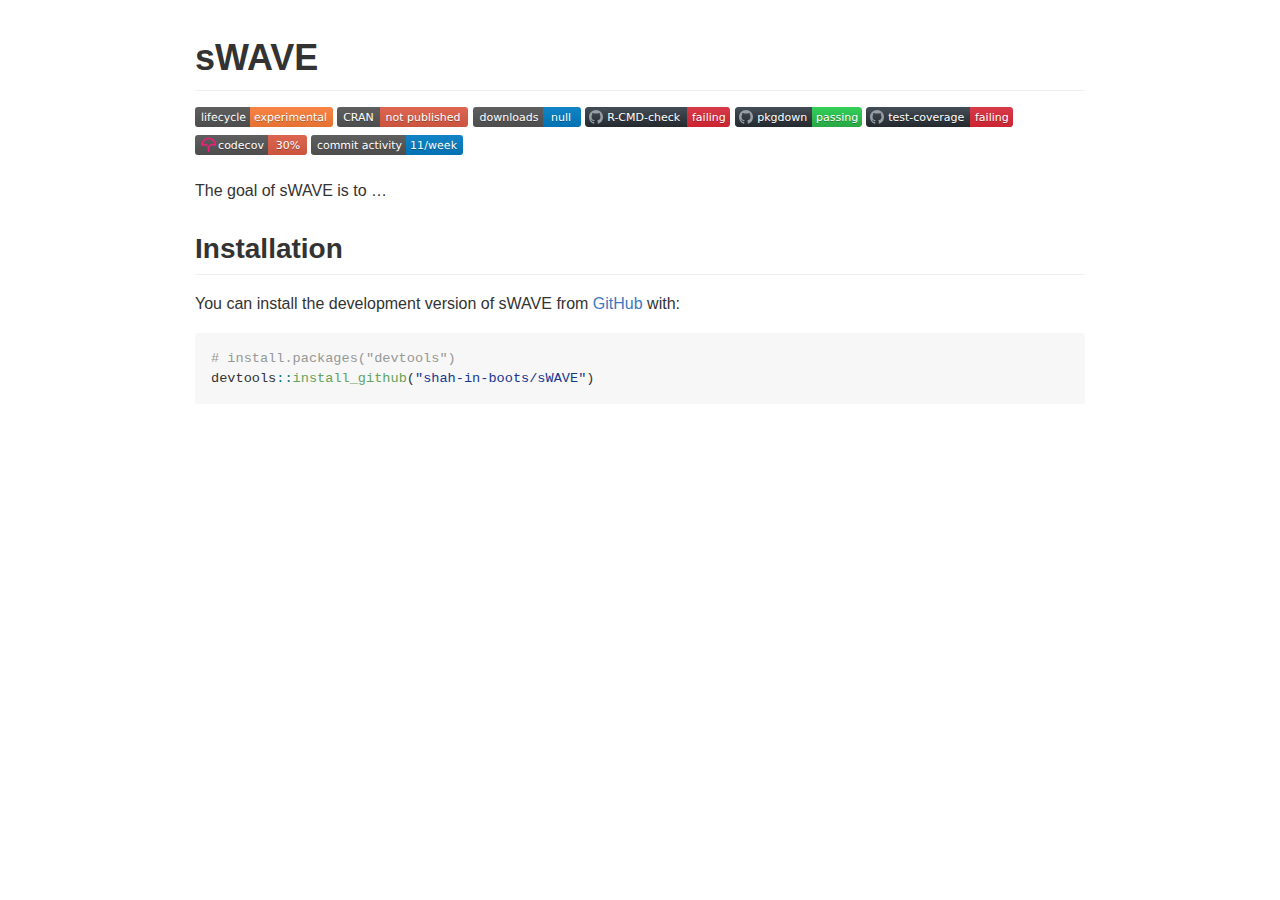
<file: README.html>
<!DOCTYPE html>

<html xmlns="http://www.w3.org/1999/xhtml">

<head>

<meta charset="utf-8">
<meta http-equiv="Content-Type" content="text/html; charset=utf-8" />
<meta name="generator" content="pandoc" />
<meta name="viewport" content="width=device-width, initial-scale=1">

<style type="text/css">
@font-face {
font-family: octicons-link;
src: url([data-uri]) format('woff');
}
body {
-webkit-text-size-adjust: 100%;
text-size-adjust: 100%;
color: #333;
font-family: "Helvetica Neue", Helvetica, "Segoe UI", Arial, freesans, sans-serif, "Apple Color Emoji", "Segoe UI Emoji", "Segoe UI Symbol";
font-size: 16px;
line-height: 1.6;
word-wrap: break-word;
}
a {
background-color: transparent;
}
a:active,
a:hover {
outline: 0;
}
strong {
font-weight: bold;
}
h1 {
font-size: 2em;
margin: 0.67em 0;
}
img {
border: 0;
}
hr {
box-sizing: content-box;
height: 0;
}
pre {
overflow: auto;
}
code,
kbd,
pre {
font-family: monospace, monospace;
font-size: 1em;
}
input {
color: inherit;
font: inherit;
margin: 0;
}
html input[disabled] {
cursor: default;
}
input {
line-height: normal;
}
input[type="checkbox"] {
box-sizing: border-box;
padding: 0;
}
table {
border-collapse: collapse;
border-spacing: 0;
}
td,
th {
padding: 0;
}
* {
box-sizing: border-box;
}
input {
font: 13px / 1.4 Helvetica, arial, nimbussansl, liberationsans, freesans, clean, sans-serif, "Apple Color Emoji", "Segoe UI Emoji", "Segoe UI Symbol";
}
a {
color: #4078c0;
text-decoration: none;
}
a:hover,
a:active {
text-decoration: underline;
}
hr {
height: 0;
margin: 15px 0;
overflow: hidden;
background: transparent;
border: 0;
border-bottom: 1px solid #ddd;
}
hr:before {
display: table;
content: "";
}
hr:after {
display: table;
clear: both;
content: "";
}
h1,
h2,
h3,
h4,
h5,
h6 {
margin-top: 15px;
margin-bottom: 15px;
line-height: 1.1;
}
h1 {
font-size: 30px;
}
h2 {
font-size: 21px;
}
h3 {
font-size: 16px;
}
h4 {
font-size: 14px;
}
h5 {
font-size: 12px;
}
h6 {
font-size: 11px;
}
blockquote {
margin: 0;
}
ul,
ol {
padding: 0;
margin-top: 0;
margin-bottom: 0;
}
ol ol,
ul ol {
list-style-type: lower-roman;
}
ul ul ol,
ul ol ol,
ol ul ol,
ol ol ol {
list-style-type: lower-alpha;
}
dd {
margin-left: 0;
}
code {
font-family: Consolas, "Liberation Mono", Menlo, Courier, monospace;
font-size: 12px;
}
pre {
margin-top: 0;
margin-bottom: 0;
font: 12px Consolas, "Liberation Mono", Menlo, Courier, monospace;
}
.select::-ms-expand {
opacity: 0;
}
.octicon {
font: normal normal normal 16px/1 octicons-link;
display: inline-block;
text-decoration: none;
text-rendering: auto;
-webkit-font-smoothing: antialiased;
-moz-osx-font-smoothing: grayscale;
-webkit-user-select: none;
-moz-user-select: none;
-ms-user-select: none;
user-select: none;
}
.octicon-link:before {
content: '\f05c';
}
.markdown-body:before {
display: table;
content: "";
}
.markdown-body:after {
display: table;
clear: both;
content: "";
}
.markdown-body>*:first-child {
margin-top: 0 !important;
}
.markdown-body>*:last-child {
margin-bottom: 0 !important;
}
a:not([href]) {
color: inherit;
text-decoration: none;
}
.anchor {
display: inline-block;
padding-right: 2px;
margin-left: -18px;
}
.anchor:focus {
outline: none;
}
h1,
h2,
h3,
h4,
h5,
h6 {
margin-top: 1em;
margin-bottom: 16px;
font-weight: bold;
line-height: 1.4;
}
h1 .octicon-link,
h2 .octicon-link,
h3 .octicon-link,
h4 .octicon-link,
h5 .octicon-link,
h6 .octicon-link {
color: #000;
vertical-align: middle;
visibility: hidden;
}
h1:hover .anchor,
h2:hover .anchor,
h3:hover .anchor,
h4:hover .anchor,
h5:hover .anchor,
h6:hover .anchor {
text-decoration: none;
}
h1:hover .anchor .octicon-link,
h2:hover .anchor .octicon-link,
h3:hover .anchor .octicon-link,
h4:hover .anchor .octicon-link,
h5:hover .anchor .octicon-link,
h6:hover .anchor .octicon-link {
visibility: visible;
}
h1 {
padding-bottom: 0.3em;
font-size: 2.25em;
line-height: 1.2;
border-bottom: 1px solid #eee;
}
h1 .anchor {
line-height: 1;
}
h2 {
padding-bottom: 0.3em;
font-size: 1.75em;
line-height: 1.225;
border-bottom: 1px solid #eee;
}
h2 .anchor {
line-height: 1;
}
h3 {
font-size: 1.5em;
line-height: 1.43;
}
h3 .anchor {
line-height: 1.2;
}
h4 {
font-size: 1.25em;
}
h4 .anchor {
line-height: 1.2;
}
h5 {
font-size: 1em;
}
h5 .anchor {
line-height: 1.1;
}
h6 {
font-size: 1em;
color: #777;
}
h6 .anchor {
line-height: 1.1;
}
p,
blockquote,
ul,
ol,
dl,
table,
pre {
margin-top: 0;
margin-bottom: 16px;
}
hr {
height: 4px;
padding: 0;
margin: 16px 0;
background-color: #e7e7e7;
border: 0 none;
}
ul,
ol {
padding-left: 2em;
}
ul ul,
ul ol,
ol ol,
ol ul {
margin-top: 0;
margin-bottom: 0;
}
li>p {
margin-top: 16px;
}
dl {
padding: 0;
}
dl dt {
padding: 0;
margin-top: 16px;
font-size: 1em;
font-style: italic;
font-weight: bold;
}
dl dd {
padding: 0 16px;
margin-bottom: 16px;
}
blockquote {
padding: 0 15px;
color: #777;
border-left: 4px solid #ddd;
}
blockquote>:first-child {
margin-top: 0;
}
blockquote>:last-child {
margin-bottom: 0;
}
table {
display: block;
width: 100%;
overflow: auto;
word-break: normal;
word-break: keep-all;
}
table th {
font-weight: bold;
}
table th,
table td {
padding: 6px 13px;
border: 1px solid #ddd;
}
table tr {
background-color: #fff;
border-top: 1px solid #ccc;
}
table tr:nth-child(2n) {
background-color: #f8f8f8;
}
img {
max-width: 100%;
box-sizing: content-box;
background-color: #fff;
}
code {
padding: 0;
padding-top: 0.2em;
padding-bottom: 0.2em;
margin: 0;
font-size: 85%;
background-color: rgba(0,0,0,0.04);
border-radius: 3px;
}
code:before,
code:after {
letter-spacing: -0.2em;
content: "\00a0";
}
pre>code {
padding: 0;
margin: 0;
font-size: 100%;
word-break: normal;
white-space: pre;
background: transparent;
border: 0;
}
.highlight {
margin-bottom: 16px;
}
.highlight pre,
pre {
padding: 16px;
overflow: auto;
font-size: 85%;
line-height: 1.45;
background-color: #f7f7f7;
border-radius: 3px;
}
.highlight pre {
margin-bottom: 0;
word-break: normal;
}
pre {
word-wrap: normal;
}
pre code {
display: inline;
max-width: initial;
padding: 0;
margin: 0;
overflow: initial;
line-height: inherit;
word-wrap: normal;
background-color: transparent;
border: 0;
}
pre code:before,
pre code:after {
content: normal;
}
kbd {
display: inline-block;
padding: 3px 5px;
font-size: 11px;
line-height: 10px;
color: #555;
vertical-align: middle;
background-color: #fcfcfc;
border: solid 1px #ccc;
border-bottom-color: #bbb;
border-radius: 3px;
box-shadow: inset 0 -1px 0 #bbb;
}
.pl-c {
color: #969896;
}
.pl-c1,
.pl-s .pl-v {
color: #0086b3;
}
.pl-e,
.pl-en {
color: #795da3;
}
.pl-s .pl-s1,
.pl-smi {
color: #333;
}
.pl-ent {
color: #63a35c;
}
.pl-k {
color: #a71d5d;
}
.pl-pds,
.pl-s,
.pl-s .pl-pse .pl-s1,
.pl-sr,
.pl-sr .pl-cce,
.pl-sr .pl-sra,
.pl-sr .pl-sre {
color: #183691;
}
.pl-v {
color: #ed6a43;
}
.pl-id {
color: #b52a1d;
}
.pl-ii {
background-color: #b52a1d;
color: #f8f8f8;
}
.pl-sr .pl-cce {
color: #63a35c;
font-weight: bold;
}
.pl-ml {
color: #693a17;
}
.pl-mh,
.pl-mh .pl-en,
.pl-ms {
color: #1d3e81;
font-weight: bold;
}
.pl-mq {
color: #008080;
}
.pl-mi {
color: #333;
font-style: italic;
}
.pl-mb {
color: #333;
font-weight: bold;
}
.pl-md {
background-color: #ffecec;
color: #bd2c00;
}
.pl-mi1 {
background-color: #eaffea;
color: #55a532;
}
.pl-mdr {
color: #795da3;
font-weight: bold;
}
.pl-mo {
color: #1d3e81;
}
kbd {
display: inline-block;
padding: 3px 5px;
font: 11px Consolas, "Liberation Mono", Menlo, Courier, monospace;
line-height: 10px;
color: #555;
vertical-align: middle;
background-color: #fcfcfc;
border: solid 1px #ccc;
border-bottom-color: #bbb;
border-radius: 3px;
box-shadow: inset 0 -1px 0 #bbb;
}
.task-list-item {
list-style-type: none;
}
.task-list-item+.task-list-item {
margin-top: 3px;
}
.task-list-item input {
margin: 0 0.35em 0.25em -1.6em;
vertical-align: middle;
}
:checked+.radio-label {
z-index: 1;
position: relative;
border-color: #4078c0;
}
.sourceLine {
display: inline-block;
}
code .kw { color: #000000; }
code .dt { color: #ed6a43; }
code .dv { color: #009999; }
code .bn { color: #009999; }
code .fl { color: #009999; }
code .ch { color: #009999; }
code .st { color: #183691; }
code .co { color: #969896; }
code .ot { color: #0086b3; }
code .al { color: #a61717; }
code .fu { color: #63a35c; }
code .er { color: #a61717; background-color: #e3d2d2; }
code .wa { color: #000000; }
code .cn { color: #008080; }
code .sc { color: #008080; }
code .vs { color: #183691; }
code .ss { color: #183691; }
code .im { color: #000000; }
code .va {color: #008080; }
code .cf { color: #000000; }
code .op { color: #000000; }
code .bu { color: #000000; }
code .ex { color: #000000; }
code .pp { color: #999999; }
code .at { color: #008080; }
code .do { color: #969896; }
code .an { color: #008080; }
code .cv { color: #008080; }
code .in { color: #008080; }
</style>
<style>
body {
box-sizing: border-box;
min-width: 200px;
max-width: 980px;
margin: 0 auto;
padding: 45px;
padding-top: 0px;
}
</style>


</head>

<body>

<!-- README.md is generated from README.Rmd. Please edit that file -->

<h1 id="swave">sWAVE</h1>
<!-- badges: start -->

<p><a href="https://lifecycle.r-lib.org/articles/stages.html#experimental"><img role="img" aria-label="Lifecycle: experimental" src="[data-uri]" alt="Lifecycle: experimental" /></a> <a href="https://CRAN.R-project.org/package=sWAVE"><img role="img" aria-label="CRAN status" src="data:image/svg+xml; charset=utf-8;base64,[base64]" alt="CRAN status" /></a> <a href="https://cran.r-project.org/package=sWAVE"><img role="img" src="data:image/svg+xml; charset=utf-8;base64,[base64]" /></a>
<a href="https://github.com/shah-in-boots/sWAVE/actions/workflows/R-CMD-check.yaml"><img role="img" aria-label="R-CMD-check" src="data:image/svg+xml; charset=utf-8;base64,[base64]" alt="R-CMD-check" /></a> <a href="https://github.com/shah-in-boots/sWAVE/actions/workflows/pkgdown.yaml"><img role="img" aria-label="pkgdown" src="data:image/svg+xml; charset=utf-8;base64,[base64]" alt="pkgdown" /></a> <a href="https://github.com/shah-in-boots/sWAVE/actions/workflows/test-coverage.yaml"><img role="img" aria-label="test-coverage" src="data:image/svg+xml; charset=utf-8;base64,[base64]" alt="test-coverage" /></a> <a href="https://app.codecov.io/gh/shah-in-boots/sWAVE?branch=main"><img role="img" aria-label="Codecov test coverage" src="[data-uri]" alt="Codecov test coverage" /></a> <a href="https://github.com/shah-in-boots/sWAVE/graphs/commit-activity"><img role="img" aria-label="Github commit frequency" src="[data-uri]" alt="Github commit frequency" /></a></p>
<!-- badges: end -->

<p>The goal of sWAVE is to …</p>
<h2 id="installation">Installation</h2>
<p>You can install the development version of sWAVE from <a href="https://github.com/">GitHub</a> with:</p>
<div class="sourceCode" id="cb1"><pre class="sourceCode r"><code class="sourceCode r"><span id="cb1-1"><a href="#cb1-1" tabindex="-1"></a><span class="co"># install.packages(&quot;devtools&quot;)</span></span>
<span id="cb1-2"><a href="#cb1-2" tabindex="-1"></a>devtools<span class="sc">::</span><span class="fu">install_github</span>(<span class="st">&quot;shah-in-boots/sWAVE&quot;</span>)</span></code></pre></div>

</body>
</html>
</file>
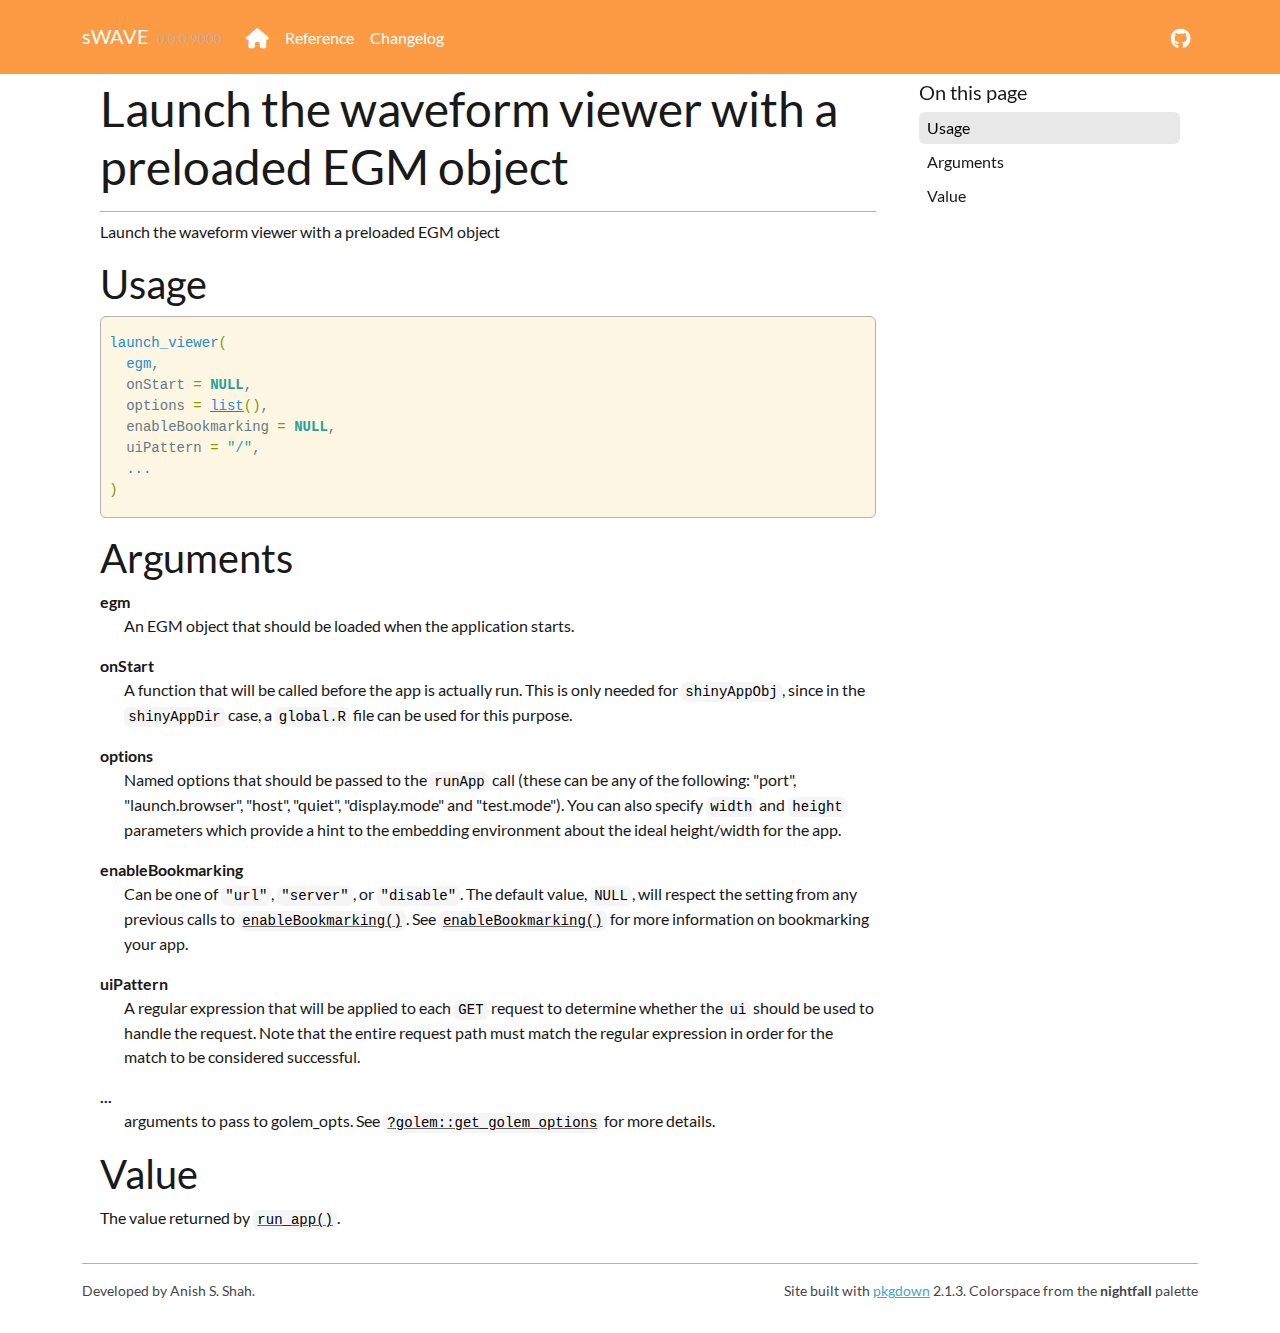
<file: reference/launch_viewer.html>
<!DOCTYPE html>
<!-- Generated by pkgdown: do not edit by hand --><html lang="en-US"><head><meta http-equiv="Content-Type" content="text/html; charset=UTF-8"><meta charset="utf-8"><meta http-equiv="X-UA-Compatible" content="IE=edge"><meta name="viewport" content="width=device-width, initial-scale=1, shrink-to-fit=no"><title>Launch the waveform viewer with a preloaded EGM object — launch_viewer • sWAVE</title><script src="../deps/jquery-3.6.0/jquery-3.6.0.min.js"></script><meta name="viewport" content="width=device-width, initial-scale=1, shrink-to-fit=no"><link href="../deps/bootstrap-5.3.1/bootstrap.min.css" rel="stylesheet"><script src="../deps/bootstrap-5.3.1/bootstrap.bundle.min.js"></script><link href="../deps/font-awesome-6.5.2/css/all.min.css" rel="stylesheet"><link href="../deps/font-awesome-6.5.2/css/v4-shims.min.css" rel="stylesheet"><script src="../deps/headroom-0.11.0/headroom.min.js"></script><script src="../deps/headroom-0.11.0/jQuery.headroom.min.js"></script><script src="../deps/bootstrap-toc-1.0.1/bootstrap-toc.min.js"></script><script src="../deps/clipboard.js-2.0.11/clipboard.min.js"></script><script src="../deps/search-1.0.0/autocomplete.jquery.min.js"></script><script src="../deps/search-1.0.0/fuse.min.js"></script><script src="../deps/search-1.0.0/mark.min.js"></script><!-- pkgdown --><script src="../pkgdown.js"></script><meta property="og:title" content="Launch the waveform viewer with a preloaded EGM object — launch_viewer"><meta name="description" content="Launch the waveform viewer with a preloaded EGM object"><meta property="og:description" content="Launch the waveform viewer with a preloaded EGM object"></head><body>
    <a href="#main" class="visually-hidden-focusable">Skip to contents</a>


    <nav class="navbar navbar-expand-lg fixed-top bg-primary" data-bs-theme="dark" aria-label="Site navigation"><div class="container">

    <a class="navbar-brand me-2" href="../index.html">sWAVE</a>

    <small class="nav-text text-muted me-auto" data-bs-toggle="tooltip" data-bs-placement="bottom" title="">0.0.0.9000</small>


    <button class="navbar-toggler" type="button" data-bs-toggle="collapse" data-bs-target="#navbar" aria-controls="navbar" aria-expanded="false" aria-label="Toggle navigation">
      <span class="navbar-toggler-icon"></span>
    </button>

    <div id="navbar" class="collapse navbar-collapse ms-3">
      <ul class="navbar-nav me-auto"><li class="nav-item"><a class="external-link nav-link" href="https://shah-in-boots.github.io/"><span class="fa fas fa-home fa-lg"></span></a></li>
<li class="active nav-item"><a class="nav-link" href="../reference/index.html">Reference</a></li>
<li class="nav-item"><a class="nav-link" href="../news/index.html">Changelog</a></li>
      </ul><ul class="navbar-nav"><li class="nav-item"><a class="external-link nav-link" href="https://github.com/shah-in-boots/sWAVE/"><span class="fa fab fa-github fa-lg"></span></a></li>
      </ul></div>


  </div>
</nav><div class="container template-reference-topic">
<div class="row">
  <main id="main" class="col-md-9"><div class="page-header">

      <h1>Launch the waveform viewer with a preloaded EGM object</h1>

      <div class="d-none name"><code>launch_viewer.Rd</code></div>
    </div>

    <div class="ref-description section level2">
    <p>Launch the waveform viewer with a preloaded EGM object</p>
    </div>

    <div class="section level2">
    <h2 id="ref-usage">Usage<a class="anchor" aria-label="anchor" href="#ref-usage"></a></h2>
    <div class="sourceCode"><pre class="sourceCode r"><code><span><span class="fu">launch_viewer</span><span class="op">(</span></span>
<span>  <span class="va">egm</span>,</span>
<span>  onStart <span class="op">=</span> <span class="cn">NULL</span>,</span>
<span>  options <span class="op">=</span> <span class="fu"><a href="https://rdrr.io/r/base/list.html" class="external-link">list</a></span><span class="op">(</span><span class="op">)</span>,</span>
<span>  enableBookmarking <span class="op">=</span> <span class="cn">NULL</span>,</span>
<span>  uiPattern <span class="op">=</span> <span class="st">"/"</span>,</span>
<span>  <span class="va">...</span></span>
<span><span class="op">)</span></span></code></pre></div>
    </div>

    <div class="section level2">
    <h2 id="arguments">Arguments<a class="anchor" aria-label="anchor" href="#arguments"></a></h2>


<dl><dt id="arg-egm">egm<a class="anchor" aria-label="anchor" href="#arg-egm"></a></dt>
<dd><p>An EGM object that should be loaded when the application starts.</p></dd>


<dt id="arg-onstart">onStart<a class="anchor" aria-label="anchor" href="#arg-onstart"></a></dt>
<dd><p>A function that will be called before the app is actually run.
This is only needed for <code>shinyAppObj</code>, since in the <code>shinyAppDir</code>
case, a <code>global.R</code> file can be used for this purpose.</p></dd>


<dt id="arg-options">options<a class="anchor" aria-label="anchor" href="#arg-options"></a></dt>
<dd><p>Named options that should be passed to the <code>runApp</code> call
(these can be any of the following: "port", "launch.browser", "host", "quiet",
"display.mode" and "test.mode"). You can also specify <code>width</code> and
<code>height</code> parameters which provide a hint to the embedding environment
about the ideal height/width for the app.</p></dd>


<dt id="arg-enablebookmarking">enableBookmarking<a class="anchor" aria-label="anchor" href="#arg-enablebookmarking"></a></dt>
<dd><p>Can be one of <code>"url"</code>, <code>"server"</code>, or
<code>"disable"</code>. The default value, <code>NULL</code>, will respect the setting from
any previous calls to  <code><a href="https://rdrr.io/pkg/shiny/man/enableBookmarking.html" class="external-link">enableBookmarking()</a></code>. See <code><a href="https://rdrr.io/pkg/shiny/man/enableBookmarking.html" class="external-link">enableBookmarking()</a></code>
for more information on bookmarking your app.</p></dd>


<dt id="arg-uipattern">uiPattern<a class="anchor" aria-label="anchor" href="#arg-uipattern"></a></dt>
<dd><p>A regular expression that will be applied to each <code>GET</code>
request to determine whether the <code>ui</code> should be used to handle the
request. Note that the entire request path must match the regular
expression in order for the match to be considered successful.</p></dd>


<dt id="arg--">...<a class="anchor" aria-label="anchor" href="#arg--"></a></dt>
<dd><p>arguments to pass to golem_opts.
See <code><a href="https://thinkr-open.github.io/golem/reference/get_golem_options.html" class="external-link">?golem::get_golem_options</a></code> for more details.</p></dd>

</dl></div>
    <div class="section level2">
    <h2 id="value">Value<a class="anchor" aria-label="anchor" href="#value"></a></h2>
    <p>The value returned by <code><a href="run_app.html">run_app()</a></code>.</p>
    </div>

  </main><aside class="col-md-3"><nav id="toc" aria-label="Table of contents"><h2>On this page</h2>
    </nav></aside></div>


    <footer><div class="pkgdown-footer-left">
  <p>Developed by Anish S. Shah.</p>
</div>

<div class="pkgdown-footer-right">
  <p>Site built with <a href="https://pkgdown.r-lib.org/" class="external-link">pkgdown</a> 2.1.3. Colorspace from the <strong>nightfall</strong> palette</p>
</div>

    </footer></div>





  </body></html>
</file>
<file: deps/font-awesome-6.5.2/css/v4-shims.min.css>
/*!
 * Font Awesome Free 6.5.2 by @fontawesome - https://fontawesome.com
 * License - https://fontawesome.com/license/free (Icons: CC BY 4.0, Fonts: SIL OFL 1.1, Code: MIT License)
 * Copyright 2024 Fonticons, Inc.
 */
.fa.fa-glass:before{content:"\f000"}.fa.fa-envelope-o{font-family:"Font Awesome 6 Free";font-weight:400}.fa.fa-envelope-o:before{content:"\f0e0"}.fa.fa-star-o{font-family:"Font Awesome 6 Free";font-weight:400}.fa.fa-star-o:before{content:"\f005"}.fa.fa-close:before,.fa.fa-remove:before{content:"\f00d"}.fa.fa-gear:before{content:"\f013"}.fa.fa-trash-o{font-family:"Font Awesome 6 Free";font-weight:400}.fa.fa-trash-o:before{content:"\f2ed"}.fa.fa-home:before{content:"\f015"}.fa.fa-file-o{font-family:"Font Awesome 6 Free";font-weight:400}.fa.fa-file-o:before{content:"\f15b"}.fa.fa-clock-o{font-family:"Font Awesome 6 Free";font-weight:400}.fa.fa-clock-o:before{content:"\f017"}.fa.fa-arrow-circle-o-down{font-family:"Font Awesome 6 Free";font-weight:400}.fa.fa-arrow-circle-o-down:before{content:"\f358"}.fa.fa-arrow-circle-o-up{font-family:"Font Awesome 6 Free";font-weight:400}.fa.fa-arrow-circle-o-up:before{content:"\f35b"}.fa.fa-play-circle-o{font-family:"Font Awesome 6 Free";font-weight:400}.fa.fa-play-circle-o:before{content:"\f144"}.fa.fa-repeat:before,.fa.fa-rotate-right:before{content:"\f01e"}.fa.fa-refresh:before{content:"\f021"}.fa.fa-list-alt{font-family:"Font Awesome 6 Free";font-weight:400}.fa.fa-list-alt:before{content:"\f022"}.fa.fa-dedent:before{content:"\f03b"}.fa.fa-video-camera:before{content:"\f03d"}.fa.fa-picture-o{font-family:"Font Awesome 6 Free";font-weight:400}.fa.fa-picture-o:before{content:"\f03e"}.fa.fa-photo{font-family:"Font Awesome 6 Free";font-weight:400}.fa.fa-photo:before{content:"\f03e"}.fa.fa-image{font-family:"Font Awesome 6 Free";font-weight:400}.fa.fa-image:before{content:"\f03e"}.fa.fa-map-marker:before{content:"\f3c5"}.fa.fa-pencil-square-o{font-family:"Font Awesome 6 Free";font-weight:400}.fa.fa-pencil-square-o:before{content:"\f044"}.fa.fa-edit{font-family:"Font Awesome 6 Free";font-weight:400}.fa.fa-edit:before{content:"\f044"}.fa.fa-share-square-o:before{content:"\f14d"}.fa.fa-check-square-o{font-family:"Font Awesome 6 Free";font-weight:400}.fa.fa-check-square-o:before{content:"\f14a"}.fa.fa-arrows:before{content:"\f0b2"}.fa.fa-times-circle-o{font-family:"Font Awesome 6 Free";font-weight:400}.fa.fa-times-circle-o:before{content:"\f057"}.fa.fa-check-circle-o{font-family:"Font Awesome 6 Free";font-weight:400}.fa.fa-check-circle-o:before{content:"\f058"}.fa.fa-mail-forward:before{content:"\f064"}.fa.fa-expand:before{content:"\f424"}.fa.fa-compress:before{content:"\f422"}.fa.fa-eye,.fa.fa-eye-slash{font-family:"Font Awesome 6 Free";font-weight:400}.fa.fa-warning:before{content:"\f071"}.fa.fa-calendar:before{content:"\f073"}.fa.fa-arrows-v:before{content:"\f338"}.fa.fa-arrows-h:before{content:"\f337"}.fa.fa-bar-chart-o:before,.fa.fa-bar-chart:before{content:"\e0e3"}.fa.fa-twitter-square{font-family:"Font Awesome 6 Brands";font-weight:400}.fa.fa-twitter-square:before{content:"\f081"}.fa.fa-facebook-square{font-family:"Font Awesome 6 Brands";font-weight:400}.fa.fa-facebook-square:before{content:"\f082"}.fa.fa-gears:before{content:"\f085"}.fa.fa-thumbs-o-up{font-family:"Font Awesome 6 Free";font-weight:400}.fa.fa-thumbs-o-up:before{content:"\f164"}.fa.fa-thumbs-o-down{font-family:"Font Awesome 6 Free";font-weight:400}.fa.fa-thumbs-o-down:before{content:"\f165"}.fa.fa-heart-o{font-family:"Font Awesome 6 Free";font-weight:400}.fa.fa-heart-o:before{content:"\f004"}.fa.fa-sign-out:before{content:"\f2f5"}.fa.fa-linkedin-square{font-family:"Font Awesome 6 Brands";font-weight:400}.fa.fa-linkedin-square:before{content:"\f08c"}.fa.fa-thumb-tack:before{content:"\f08d"}.fa.fa-external-link:before{content:"\f35d"}.fa.fa-sign-in:before{content:"\f2f6"}.fa.fa-github-square{font-family:"Font Awesome 6 Brands";font-weight:400}.fa.fa-github-square:before{content:"\f092"}.fa.fa-lemon-o{font-family:"Font Awesome 6 Free";font-weight:400}.fa.fa-lemon-o:before{content:"\f094"}.fa.fa-square-o{font-family:"Font Awesome 6 Free";font-weight:400}.fa.fa-square-o:before{content:"\f0c8"}.fa.fa-bookmark-o{font-family:"Font Awesome 6 Free";font-weight:400}.fa.fa-bookmark-o:before{content:"\f02e"}.fa.fa-facebook,.fa.fa-twitter{font-family:"Font Awesome 6 Brands";font-weight:400}.fa.fa-facebook:before{content:"\f39e"}.fa.fa-facebook-f{font-family:"Font Awesome 6 Brands";font-weight:400}.fa.fa-facebook-f:before{content:"\f39e"}.fa.fa-github{font-family:"Font Awesome 6 Brands";font-weight:400}.fa.fa-credit-card{font-family:"Font Awesome 6 Free";font-weight:400}.fa.fa-feed:before{content:"\f09e"}.fa.fa-hdd-o{font-family:"Font Awesome 6 Free";font-weight:400}.fa.fa-hdd-o:before{content:"\f0a0"}.fa.fa-hand-o-right{font-family:"Font Awesome 6 Free";font-weight:400}.fa.fa-hand-o-right:before{content:"\f0a4"}.fa.fa-hand-o-left{font-family:"Font Awesome 6 Free";font-weight:400}.fa.fa-hand-o-left:before{content:"\f0a5"}.fa.fa-hand-o-up{font-family:"Font Awesome 6 Free";font-weight:400}.fa.fa-hand-o-up:before{content:"\f0a6"}.fa.fa-hand-o-down{font-family:"Font Awesome 6 Free";font-weight:400}.fa.fa-hand-o-down:before{content:"\f0a7"}.fa.fa-globe:before{content:"\f57d"}.fa.fa-tasks:before{content:"\f828"}.fa.fa-arrows-alt:before{content:"\f31e"}.fa.fa-group:before{content:"\f0c0"}.fa.fa-chain:before{content:"\f0c1"}.fa.fa-cut:before{content:"\f0c4"}.fa.fa-files-o{font-family:"Font Awesome 6 Free";font-weight:400}.fa.fa-files-o:before{content:"\f0c5"}.fa.fa-floppy-o{font-family:"Font Awesome 6 Free";font-weight:400}.fa.fa-floppy-o:before{content:"\f0c7"}.fa.fa-save{font-family:"Font Awesome 6 Free";font-weight:400}.fa.fa-save:before{content:"\f0c7"}.fa.fa-navicon:before,.fa.fa-reorder:before{content:"\f0c9"}.fa.fa-magic:before{content:"\e2ca"}.fa.fa-pinterest,.fa.fa-pinterest-square{font-family:"Font Awesome 6 Brands";font-weight:400}.fa.fa-pinterest-square:before{content:"\f0d3"}.fa.fa-google-plus-square{font-family:"Font Awesome 6 Brands";font-weight:400}.fa.fa-google-plus-square:before{content:"\f0d4"}.fa.fa-google-plus{font-family:"Font Awesome 6 Brands";font-weight:400}.fa.fa-google-plus:before{content:"\f0d5"}.fa.fa-money:before{content:"\f3d1"}.fa.fa-unsorted:before{content:"\f0dc"}.fa.fa-sort-desc:before{content:"\f0dd"}.fa.fa-sort-asc:before{content:"\f0de"}.fa.fa-linkedin{font-family:"Font Awesome 6 Brands";font-weight:400}.fa.fa-linkedin:before{content:"\f0e1"}.fa.fa-rotate-left:before{content:"\f0e2"}.fa.fa-legal:before{content:"\f0e3"}.fa.fa-dashboard:before,.fa.fa-tachometer:before{content:"\f625"}.fa.fa-comment-o{font-family:"Font Awesome 6 Free";font-weight:400}.fa.fa-comment-o:before{content:"\f075"}.fa.fa-comments-o{font-family:"Font Awesome 6 Free";font-weight:400}.fa.fa-comments-o:before{content:"\f086"}.fa.fa-flash:before{content:"\f0e7"}.fa.fa-clipboard:before{content:"\f0ea"}.fa.fa-lightbulb-o{font-family:"Font Awesome 6 Free";font-weight:400}.fa.fa-lightbulb-o:before{content:"\f0eb"}.fa.fa-exchange:before{content:"\f362"}.fa.fa-cloud-download:before{content:"\f0ed"}.fa.fa-cloud-upload:before{content:"\f0ee"}.fa.fa-bell-o{font-family:"Font Awesome 6 Free";font-weight:400}.fa.fa-bell-o:before{content:"\f0f3"}.fa.fa-cutlery:before{content:"\f2e7"}.fa.fa-file-text-o{font-family:"Font Awesome 6 Free";font-weight:400}.fa.fa-file-text-o:before{content:"\f15c"}.fa.fa-building-o{font-family:"Font Awesome 6 Free";font-weight:400}.fa.fa-building-o:before{content:"\f1ad"}.fa.fa-hospital-o{font-family:"Font Awesome 6 Free";font-weight:400}.fa.fa-hospital-o:before{content:"\f0f8"}.fa.fa-tablet:before{content:"\f3fa"}.fa.fa-mobile-phone:before,.fa.fa-mobile:before{content:"\f3cd"}.fa.fa-circle-o{font-family:"Font Awesome 6 Free";font-weight:400}.fa.fa-circle-o:before{content:"\f111"}.fa.fa-mail-reply:before{content:"\f3e5"}.fa.fa-github-alt{font-family:"Font Awesome 6 Brands";font-weight:400}.fa.fa-folder-o{font-family:"Font Awesome 6 Free";font-weight:400}.fa.fa-folder-o:before{content:"\f07b"}.fa.fa-folder-open-o{font-family:"Font Awesome 6 Free";font-weight:400}.fa.fa-folder-open-o:before{content:"\f07c"}.fa.fa-smile-o{font-family:"Font Awesome 6 Free";font-weight:400}.fa.fa-smile-o:before{content:"\f118"}.fa.fa-frown-o{font-family:"Font Awesome 6 Free";font-weight:400}.fa.fa-frown-o:before{content:"\f119"}.fa.fa-meh-o{font-family:"Font Awesome 6 Free";font-weight:400}.fa.fa-meh-o:before{content:"\f11a"}.fa.fa-keyboard-o{font-family:"Font Awesome 6 Free";font-weight:400}.fa.fa-keyboard-o:before{content:"\f11c"}.fa.fa-flag-o{font-family:"Font Awesome 6 Free";font-weight:400}.fa.fa-flag-o:before{content:"\f024"}.fa.fa-mail-reply-all:before{content:"\f122"}.fa.fa-star-half-o{font-family:"Font Awesome 6 Free";font-weight:400}.fa.fa-star-half-o:before{content:"\f5c0"}.fa.fa-star-half-empty{font-family:"Font Awesome 6 Free";font-weight:400}.fa.fa-star-half-empty:before{content:"\f5c0"}.fa.fa-star-half-full{font-family:"Font Awesome 6 Free";font-weight:400}.fa.fa-star-half-full:before{content:"\f5c0"}.fa.fa-code-fork:before{content:"\f126"}.fa.fa-chain-broken:before,.fa.fa-unlink:before{content:"\f127"}.fa.fa-calendar-o{font-family:"Font Awesome 6 Free";font-weight:400}.fa.fa-calendar-o:before{content:"\f133"}.fa.fa-css3,.fa.fa-html5,.fa.fa-maxcdn{font-family:"Font Awesome 6 Brands";font-weight:400}.fa.fa-unlock-alt:before{content:"\f09c"}.fa.fa-minus-square-o{font-family:"Font Awesome 6 Free";font-weight:400}.fa.fa-minus-square-o:before{content:"\f146"}.fa.fa-level-up:before{content:"\f3bf"}.fa.fa-level-down:before{content:"\f3be"}.fa.fa-pencil-square:before{content:"\f14b"}.fa.fa-external-link-square:before{content:"\f360"}.fa.fa-compass{font-family:"Font Awesome 6 Free";font-weight:400}.fa.fa-caret-square-o-down{font-family:"Font Awesome 6 Free";font-weight:400}.fa.fa-caret-square-o-down:before{content:"\f150"}.fa.fa-toggle-down{font-family:"Font Awesome 6 Free";font-weight:400}.fa.fa-toggle-down:before{content:"\f150"}.fa.fa-caret-square-o-up{font-family:"Font Awesome 6 Free";font-weight:400}.fa.fa-caret-square-o-up:before{content:"\f151"}.fa.fa-toggle-up{font-family:"Font Awesome 6 Free";font-weight:400}.fa.fa-toggle-up:before{content:"\f151"}.fa.fa-caret-square-o-right{font-family:"Font Awesome 6 Free";font-weight:400}.fa.fa-caret-square-o-right:before{content:"\f152"}.fa.fa-toggle-right{font-family:"Font Awesome 6 Free";font-weight:400}.fa.fa-toggle-right:before{content:"\f152"}.fa.fa-eur:before,.fa.fa-euro:before{content:"\f153"}.fa.fa-gbp:before{content:"\f154"}.fa.fa-dollar:before,.fa.fa-usd:before{content:"\24"}.fa.fa-inr:before,.fa.fa-rupee:before{content:"\e1bc"}.fa.fa-cny:before,.fa.fa-jpy:before,.fa.fa-rmb:before,.fa.fa-yen:before{content:"\f157"}.fa.fa-rouble:before,.fa.fa-rub:before,.fa.fa-ruble:before{content:"\f158"}.fa.fa-krw:before,.fa.fa-won:before{content:"\f159"}.fa.fa-bitcoin,.fa.fa-btc{font-family:"Font Awesome 6 Brands";font-weight:400}.fa.fa-bitcoin:before{content:"\f15a"}.fa.fa-file-text:before{content:"\f15c"}.fa.fa-sort-alpha-asc:before{content:"\f15d"}.fa.fa-sort-alpha-desc:before{content:"\f881"}.fa.fa-sort-amount-asc:before{content:"\f884"}.fa.fa-sort-amount-desc:before{content:"\f160"}.fa.fa-sort-numeric-asc:before{content:"\f162"}.fa.fa-sort-numeric-desc:before{content:"\f886"}.fa.fa-youtube-square{font-family:"Font Awesome 6 Brands";font-weight:400}.fa.fa-youtube-square:before{content:"\f431"}.fa.fa-xing,.fa.fa-xing-square,.fa.fa-youtube{font-family:"Font Awesome 6 Brands";font-weight:400}.fa.fa-xing-square:before{content:"\f169"}.fa.fa-youtube-play{font-family:"Font Awesome 6 Brands";font-weight:400}.fa.fa-youtube-play:before{content:"\f167"}.fa.fa-adn,.fa.fa-bitbucket,.fa.fa-bitbucket-square,.fa.fa-dropbox,.fa.fa-flickr,.fa.fa-instagram,.fa.fa-stack-overflow{font-family:"Font Awesome 6 Brands";font-weight:400}.fa.fa-bitbucket-square:before{content:"\f171"}.fa.fa-tumblr,.fa.fa-tumblr-square{font-family:"Font Awesome 6 Brands";font-weight:400}.fa.fa-tumblr-square:before{content:"\f174"}.fa.fa-long-arrow-down:before{content:"\f309"}.fa.fa-long-arrow-up:before{content:"\f30c"}.fa.fa-long-arrow-left:before{content:"\f30a"}.fa.fa-long-arrow-right:before{content:"\f30b"}.fa.fa-android,.fa.fa-apple,.fa.fa-dribbble,.fa.fa-foursquare,.fa.fa-gittip,.fa.fa-gratipay,.fa.fa-linux,.fa.fa-skype,.fa.fa-trello,.fa.fa-windows{font-family:"Font Awesome 6 Brands";font-weight:400}.fa.fa-gittip:before{content:"\f184"}.fa.fa-sun-o{font-family:"Font Awesome 6 Free";font-weight:400}.fa.fa-sun-o:before{content:"\f185"}.fa.fa-moon-o{font-family:"Font Awesome 6 Free";font-weight:400}.fa.fa-moon-o:before{content:"\f186"}.fa.fa-pagelines,.fa.fa-renren,.fa.fa-stack-exchange,.fa.fa-vk,.fa.fa-weibo{font-family:"Font Awesome 6 Brands";font-weight:400}.fa.fa-arrow-circle-o-right{font-family:"Font Awesome 6 Free";font-weight:400}.fa.fa-arrow-circle-o-right:before{content:"\f35a"}.fa.fa-arrow-circle-o-left{font-family:"Font Awesome 6 Free";font-weight:400}.fa.fa-arrow-circle-o-left:before{content:"\f359"}.fa.fa-caret-square-o-left{font-family:"Font Awesome 6 Free";font-weight:400}.fa.fa-caret-square-o-left:before{content:"\f191"}.fa.fa-toggle-left{font-family:"Font Awesome 6 Free";font-weight:400}.fa.fa-toggle-left:before{content:"\f191"}.fa.fa-dot-circle-o{font-family:"Font Awesome 6 Free";font-weight:400}.fa.fa-dot-circle-o:before{content:"\f192"}.fa.fa-vimeo-square{font-family:"Font Awesome 6 Brands";font-weight:400}.fa.fa-vimeo-square:before{content:"\f194"}.fa.fa-try:before,.fa.fa-turkish-lira:before{content:"\e2bb"}.fa.fa-plus-square-o{font-family:"Font Awesome 6 Free";font-weight:400}.fa.fa-plus-square-o:before{content:"\f0fe"}.fa.fa-openid,.fa.fa-slack,.fa.fa-wordpress{font-family:"Font Awesome 6 Brands";font-weight:400}.fa.fa-bank:before,.fa.fa-institution:before{content:"\f19c"}.fa.fa-mortar-board:before{content:"\f19d"}.fa.fa-google,.fa.fa-reddit,.fa.fa-reddit-square,.fa.fa-yahoo{font-family:"Font Awesome 6 Brands";font-weight:400}.fa.fa-reddit-square:before{content:"\f1a2"}.fa.fa-behance,.fa.fa-behance-square,.fa.fa-delicious,.fa.fa-digg,.fa.fa-drupal,.fa.fa-joomla,.fa.fa-pied-piper-alt,.fa.fa-pied-piper-pp,.fa.fa-stumbleupon,.fa.fa-stumbleupon-circle{font-family:"Font Awesome 6 Brands";font-weight:400}.fa.fa-behance-square:before{content:"\f1b5"}.fa.fa-steam,.fa.fa-steam-square{font-family:"Font Awesome 6 Brands";font-weight:400}.fa.fa-steam-square:before{content:"\f1b7"}.fa.fa-automobile:before{content:"\f1b9"}.fa.fa-cab:before{content:"\f1ba"}.fa.fa-deviantart,.fa.fa-soundcloud,.fa.fa-spotify{font-family:"Font Awesome 6 Brands";font-weight:400}.fa.fa-file-pdf-o{font-family:"Font Awesome 6 Free";font-weight:400}.fa.fa-file-pdf-o:before{content:"\f1c1"}.fa.fa-file-word-o{font-family:"Font Awesome 6 Free";font-weight:400}.fa.fa-file-word-o:before{content:"\f1c2"}.fa.fa-file-excel-o{font-family:"Font Awesome 6 Free";font-weight:400}.fa.fa-file-excel-o:before{content:"\f1c3"}.fa.fa-file-powerpoint-o{font-family:"Font Awesome 6 Free";font-weight:400}.fa.fa-file-powerpoint-o:before{content:"\f1c4"}.fa.fa-file-image-o{font-family:"Font Awesome 6 Free";font-weight:400}.fa.fa-file-image-o:before{content:"\f1c5"}.fa.fa-file-photo-o{font-family:"Font Awesome 6 Free";font-weight:400}.fa.fa-file-photo-o:before{content:"\f1c5"}.fa.fa-file-picture-o{font-family:"Font Awesome 6 Free";font-weight:400}.fa.fa-file-picture-o:before{content:"\f1c5"}.fa.fa-file-archive-o{font-family:"Font Awesome 6 Free";font-weight:400}.fa.fa-file-archive-o:before{content:"\f1c6"}.fa.fa-file-zip-o{font-family:"Font Awesome 6 Free";font-weight:400}.fa.fa-file-zip-o:before{content:"\f1c6"}.fa.fa-file-audio-o{font-family:"Font Awesome 6 Free";font-weight:400}.fa.fa-file-audio-o:before{content:"\f1c7"}.fa.fa-file-sound-o{font-family:"Font Awesome 6 Free";font-weight:400}.fa.fa-file-sound-o:before{content:"\f1c7"}.fa.fa-file-video-o{font-family:"Font Awesome 6 Free";font-weight:400}.fa.fa-file-video-o:before{content:"\f1c8"}.fa.fa-file-movie-o{font-family:"Font Awesome 6 Free";font-weight:400}.fa.fa-file-movie-o:before{content:"\f1c8"}.fa.fa-file-code-o{font-family:"Font Awesome 6 Free";font-weight:400}.fa.fa-file-code-o:before{content:"\f1c9"}.fa.fa-codepen,.fa.fa-jsfiddle,.fa.fa-vine{font-family:"Font Awesome 6 Brands";font-weight:400}.fa.fa-life-bouy:before,.fa.fa-life-buoy:before,.fa.fa-life-saver:before,.fa.fa-support:before{content:"\f1cd"}.fa.fa-circle-o-notch:before{content:"\f1ce"}.fa.fa-ra,.fa.fa-rebel{font-family:"Font Awesome 6 Brands";font-weight:400}.fa.fa-ra:before{content:"\f1d0"}.fa.fa-resistance{font-family:"Font Awesome 6 Brands";font-weight:400}.fa.fa-resistance:before{content:"\f1d0"}.fa.fa-empire,.fa.fa-ge{font-family:"Font Awesome 6 Brands";font-weight:400}.fa.fa-ge:before{content:"\f1d1"}.fa.fa-git-square{font-family:"Font Awesome 6 Brands";font-weight:400}.fa.fa-git-square:before{content:"\f1d2"}.fa.fa-git,.fa.fa-hacker-news,.fa.fa-y-combinator-square{font-family:"Font Awesome 6 Brands";font-weight:400}.fa.fa-y-combinator-square:before{content:"\f1d4"}.fa.fa-yc-square{font-family:"Font Awesome 6 Brands";font-weight:400}.fa.fa-yc-square:before{content:"\f1d4"}.fa.fa-qq,.fa.fa-tencent-weibo,.fa.fa-wechat,.fa.fa-weixin{font-family:"Font Awesome 6 Brands";font-weight:400}.fa.fa-wechat:before{content:"\f1d7"}.fa.fa-send:before{content:"\f1d8"}.fa.fa-paper-plane-o{font-family:"Font Awesome 6 Free";font-weight:400}.fa.fa-paper-plane-o:before{content:"\f1d8"}.fa.fa-send-o{font-family:"Font Awesome 6 Free";font-weight:400}.fa.fa-send-o:before{content:"\f1d8"}.fa.fa-circle-thin{font-family:"Font Awesome 6 Free";font-weight:400}.fa.fa-circle-thin:before{content:"\f111"}.fa.fa-header:before{content:"\f1dc"}.fa.fa-futbol-o{font-family:"Font Awesome 6 Free";font-weight:400}.fa.fa-futbol-o:before{content:"\f1e3"}.fa.fa-soccer-ball-o{font-family:"Font Awesome 6 Free";font-weight:400}.fa.fa-soccer-ball-o:before{content:"\f1e3"}.fa.fa-slideshare,.fa.fa-twitch,.fa.fa-yelp{font-family:"Font Awesome 6 Brands";font-weight:400}.fa.fa-newspaper-o{font-family:"Font Awesome 6 Free";font-weight:400}.fa.fa-newspaper-o:before{content:"\f1ea"}.fa.fa-cc-amex,.fa.fa-cc-discover,.fa.fa-cc-mastercard,.fa.fa-cc-paypal,.fa.fa-cc-stripe,.fa.fa-cc-visa,.fa.fa-google-wallet,.fa.fa-paypal{font-family:"Font Awesome 6 Brands";font-weight:400}.fa.fa-bell-slash-o{font-family:"Font Awesome 6 Free";font-weight:400}.fa.fa-bell-slash-o:before{content:"\f1f6"}.fa.fa-trash:before{content:"\f2ed"}.fa.fa-copyright{font-family:"Font Awesome 6 Free";font-weight:400}.fa.fa-eyedropper:before{content:"\f1fb"}.fa.fa-area-chart:before{content:"\f1fe"}.fa.fa-pie-chart:before{content:"\f200"}.fa.fa-line-chart:before{content:"\f201"}.fa.fa-lastfm,.fa.fa-lastfm-square{font-family:"Font Awesome 6 Brands";font-weight:400}.fa.fa-lastfm-square:before{content:"\f203"}.fa.fa-angellist,.fa.fa-ioxhost{font-family:"Font Awesome 6 Brands";font-weight:400}.fa.fa-cc{font-family:"Font Awesome 6 Free";font-weight:400}.fa.fa-cc:before{content:"\f20a"}.fa.fa-ils:before,.fa.fa-shekel:before,.fa.fa-sheqel:before{content:"\f20b"}.fa.fa-buysellads,.fa.fa-connectdevelop,.fa.fa-dashcube,.fa.fa-forumbee,.fa.fa-leanpub,.fa.fa-sellsy,.fa.fa-shirtsinbulk,.fa.fa-simplybuilt,.fa.fa-skyatlas{font-family:"Font Awesome 6 Brands";font-weight:400}.fa.fa-diamond{font-family:"Font Awesome 6 Free";font-weight:400}.fa.fa-diamond:before{content:"\f3a5"}.fa.fa-intersex:before,.fa.fa-transgender:before{content:"\f224"}.fa.fa-transgender-alt:before{content:"\f225"}.fa.fa-facebook-official{font-family:"Font Awesome 6 Brands";font-weight:400}.fa.fa-facebook-official:before{content:"\f09a"}.fa.fa-pinterest-p,.fa.fa-whatsapp{font-family:"Font Awesome 6 Brands";font-weight:400}.fa.fa-hotel:before{content:"\f236"}.fa.fa-medium,.fa.fa-viacoin,.fa.fa-y-combinator,.fa.fa-yc{font-family:"Font Awesome 6 Brands";font-weight:400}.fa.fa-yc:before{content:"\f23b"}.fa.fa-expeditedssl,.fa.fa-opencart,.fa.fa-optin-monster{font-family:"Font Awesome 6 Brands";font-weight:400}.fa.fa-battery-4:before,.fa.fa-battery:before{content:"\f240"}.fa.fa-battery-3:before{content:"\f241"}.fa.fa-battery-2:before{content:"\f242"}.fa.fa-battery-1:before{content:"\f243"}.fa.fa-battery-0:before{content:"\f244"}.fa.fa-object-group,.fa.fa-object-ungroup,.fa.fa-sticky-note-o{font-family:"Font Awesome 6 Free";font-weight:400}.fa.fa-sticky-note-o:before{content:"\f249"}.fa.fa-cc-diners-club,.fa.fa-cc-jcb{font-family:"Font Awesome 6 Brands";font-weight:400}.fa.fa-clone{font-family:"Font Awesome 6 Free";font-weight:400}.fa.fa-hourglass-o:before{content:"\f254"}.fa.fa-hourglass-1:before{content:"\f251"}.fa.fa-hourglass-2:before{content:"\f252"}.fa.fa-hourglass-3:before{content:"\f253"}.fa.fa-hand-rock-o{font-family:"Font Awesome 6 Free";font-weight:400}.fa.fa-hand-rock-o:before{content:"\f255"}.fa.fa-hand-grab-o{font-family:"Font Awesome 6 Free";font-weight:400}.fa.fa-hand-grab-o:before{content:"\f255"}.fa.fa-hand-paper-o{font-family:"Font Awesome 6 Free";font-weight:400}.fa.fa-hand-paper-o:before{content:"\f256"}.fa.fa-hand-stop-o{font-family:"Font Awesome 6 Free";font-weight:400}.fa.fa-hand-stop-o:before{content:"\f256"}.fa.fa-hand-scissors-o{font-family:"Font Awesome 6 Free";font-weight:400}.fa.fa-hand-scissors-o:before{content:"\f257"}.fa.fa-hand-lizard-o{font-family:"Font Awesome 6 Free";font-weight:400}.fa.fa-hand-lizard-o:before{content:"\f258"}.fa.fa-hand-spock-o{font-family:"Font Awesome 6 Free";font-weight:400}.fa.fa-hand-spock-o:before{content:"\f259"}.fa.fa-hand-pointer-o{font-family:"Font Awesome 6 Free";font-weight:400}.fa.fa-hand-pointer-o:before{content:"\f25a"}.fa.fa-hand-peace-o{font-family:"Font Awesome 6 Free";font-weight:400}.fa.fa-hand-peace-o:before{content:"\f25b"}.fa.fa-registered{font-family:"Font Awesome 6 Free";font-weight:400}.fa.fa-creative-commons,.fa.fa-gg,.fa.fa-gg-circle,.fa.fa-odnoklassniki,.fa.fa-odnoklassniki-square{font-family:"Font Awesome 6 Brands";font-weight:400}.fa.fa-odnoklassniki-square:before{content:"\f264"}.fa.fa-chrome,.fa.fa-firefox,.fa.fa-get-pocket,.fa.fa-internet-explorer,.fa.fa-opera,.fa.fa-safari,.fa.fa-wikipedia-w{font-family:"Font Awesome 6 Brands";font-weight:400}.fa.fa-television:before{content:"\f26c"}.fa.fa-500px,.fa.fa-amazon,.fa.fa-contao{font-family:"Font Awesome 6 Brands";font-weight:400}.fa.fa-calendar-plus-o{font-family:"Font Awesome 6 Free";font-weight:400}.fa.fa-calendar-plus-o:before{content:"\f271"}.fa.fa-calendar-minus-o{font-family:"Font Awesome 6 Free";font-weight:400}.fa.fa-calendar-minus-o:before{content:"\f272"}.fa.fa-calendar-times-o{font-family:"Font Awesome 6 Free";font-weight:400}.fa.fa-calendar-times-o:before{content:"\f273"}.fa.fa-calendar-check-o{font-family:"Font Awesome 6 Free";font-weight:400}.fa.fa-calendar-check-o:before{content:"\f274"}.fa.fa-map-o{font-family:"Font Awesome 6 Free";font-weight:400}.fa.fa-map-o:before{content:"\f279"}.fa.fa-commenting:before{content:"\f4ad"}.fa.fa-commenting-o{font-family:"Font Awesome 6 Free";font-weight:400}.fa.fa-commenting-o:before{content:"\f4ad"}.fa.fa-houzz,.fa.fa-vimeo{font-family:"Font Awesome 6 Brands";font-weight:400}.fa.fa-vimeo:before{content:"\f27d"}.fa.fa-black-tie,.fa.fa-edge,.fa.fa-fonticons,.fa.fa-reddit-alien{font-family:"Font Awesome 6 Brands";font-weight:400}.fa.fa-credit-card-alt:before{content:"\f09d"}.fa.fa-codiepie,.fa.fa-fort-awesome,.fa.fa-mixcloud,.fa.fa-modx,.fa.fa-product-hunt,.fa.fa-scribd,.fa.fa-usb{font-family:"Font Awesome 6 Brands";font-weight:400}.fa.fa-pause-circle-o{font-family:"Font Awesome 6 Free";font-weight:400}.fa.fa-pause-circle-o:before{content:"\f28b"}.fa.fa-stop-circle-o{font-family:"Font Awesome 6 Free";font-weight:400}.fa.fa-stop-circle-o:before{content:"\f28d"}.fa.fa-bluetooth,.fa.fa-bluetooth-b,.fa.fa-envira,.fa.fa-gitlab,.fa.fa-wheelchair-alt,.fa.fa-wpbeginner,.fa.fa-wpforms{font-family:"Font Awesome 6 Brands";font-weight:400}.fa.fa-wheelchair-alt:before{content:"\f368"}.fa.fa-question-circle-o{font-family:"Font Awesome 6 Free";font-weight:400}.fa.fa-question-circle-o:before{content:"\f059"}.fa.fa-volume-control-phone:before{content:"\f2a0"}.fa.fa-asl-interpreting:before{content:"\f2a3"}.fa.fa-deafness:before,.fa.fa-hard-of-hearing:before{content:"\f2a4"}.fa.fa-glide,.fa.fa-glide-g{font-family:"Font Awesome 6 Brands";font-weight:400}.fa.fa-signing:before{content:"\f2a7"}.fa.fa-viadeo,.fa.fa-viadeo-square{font-family:"Font Awesome 6 Brands";font-weight:400}.fa.fa-viadeo-square:before{content:"\f2aa"}.fa.fa-snapchat,.fa.fa-snapchat-ghost{font-family:"Font Awesome 6 Brands";font-weight:400}.fa.fa-snapchat-ghost:before{content:"\f2ab"}.fa.fa-snapchat-square{font-family:"Font Awesome 6 Brands";font-weight:400}.fa.fa-snapchat-square:before{content:"\f2ad"}.fa.fa-first-order,.fa.fa-google-plus-official,.fa.fa-pied-piper,.fa.fa-themeisle,.fa.fa-yoast{font-family:"Font Awesome 6 Brands";font-weight:400}.fa.fa-google-plus-official:before{content:"\f2b3"}.fa.fa-google-plus-circle{font-family:"Font Awesome 6 Brands";font-weight:400}.fa.fa-google-plus-circle:before{content:"\f2b3"}.fa.fa-fa,.fa.fa-font-awesome{font-family:"Font Awesome 6 Brands";font-weight:400}.fa.fa-fa:before{content:"\f2b4"}.fa.fa-handshake-o{font-family:"Font Awesome 6 Free";font-weight:400}.fa.fa-handshake-o:before{content:"\f2b5"}.fa.fa-envelope-open-o{font-family:"Font Awesome 6 Free";font-weight:400}.fa.fa-envelope-open-o:before{content:"\f2b6"}.fa.fa-linode{font-family:"Font Awesome 6 Brands";font-weight:400}.fa.fa-address-book-o{font-family:"Font Awesome 6 Free";font-weight:400}.fa.fa-address-book-o:before{content:"\f2b9"}.fa.fa-vcard:before{content:"\f2bb"}.fa.fa-address-card-o{font-family:"Font Awesome 6 Free";font-weight:400}.fa.fa-address-card-o:before{content:"\f2bb"}.fa.fa-vcard-o{font-family:"Font Awesome 6 Free";font-weight:400}.fa.fa-vcard-o:before{content:"\f2bb"}.fa.fa-user-circle-o{font-family:"Font Awesome 6 Free";font-weight:400}.fa.fa-user-circle-o:before{content:"\f2bd"}.fa.fa-user-o{font-family:"Font Awesome 6 Free";font-weight:400}.fa.fa-user-o:before{content:"\f007"}.fa.fa-id-badge{font-family:"Font Awesome 6 Free";font-weight:400}.fa.fa-drivers-license:before{content:"\f2c2"}.fa.fa-id-card-o{font-family:"Font Awesome 6 Free";font-weight:400}.fa.fa-id-card-o:before{content:"\f2c2"}.fa.fa-drivers-license-o{font-family:"Font Awesome 6 Free";font-weight:400}.fa.fa-drivers-license-o:before{content:"\f2c2"}.fa.fa-free-code-camp,.fa.fa-quora,.fa.fa-telegram{font-family:"Font Awesome 6 Brands";font-weight:400}.fa.fa-thermometer-4:before,.fa.fa-thermometer:before{content:"\f2c7"}.fa.fa-thermometer-3:before{content:"\f2c8"}.fa.fa-thermometer-2:before{content:"\f2c9"}.fa.fa-thermometer-1:before{content:"\f2ca"}.fa.fa-thermometer-0:before{content:"\f2cb"}.fa.fa-bathtub:before,.fa.fa-s15:before{content:"\f2cd"}.fa.fa-window-maximize,.fa.fa-window-restore{font-family:"Font Awesome 6 Free";font-weight:400}.fa.fa-times-rectangle:before{content:"\f410"}.fa.fa-window-close-o{font-family:"Font Awesome 6 Free";font-weight:400}.fa.fa-window-close-o:before{content:"\f410"}.fa.fa-times-rectangle-o{font-family:"Font Awesome 6 Free";font-weight:400}.fa.fa-times-rectangle-o:before{content:"\f410"}.fa.fa-bandcamp,.fa.fa-eercast,.fa.fa-etsy,.fa.fa-grav,.fa.fa-imdb,.fa.fa-ravelry{font-family:"Font Awesome 6 Brands";font-weight:400}.fa.fa-eercast:before{content:"\f2da"}.fa.fa-snowflake-o{font-family:"Font Awesome 6 Free";font-weight:400}.fa.fa-snowflake-o:before{content:"\f2dc"}.fa.fa-meetup,.fa.fa-superpowers,.fa.fa-wpexplorer{font-family:"Font Awesome 6 Brands";font-weight:400}
</file>
